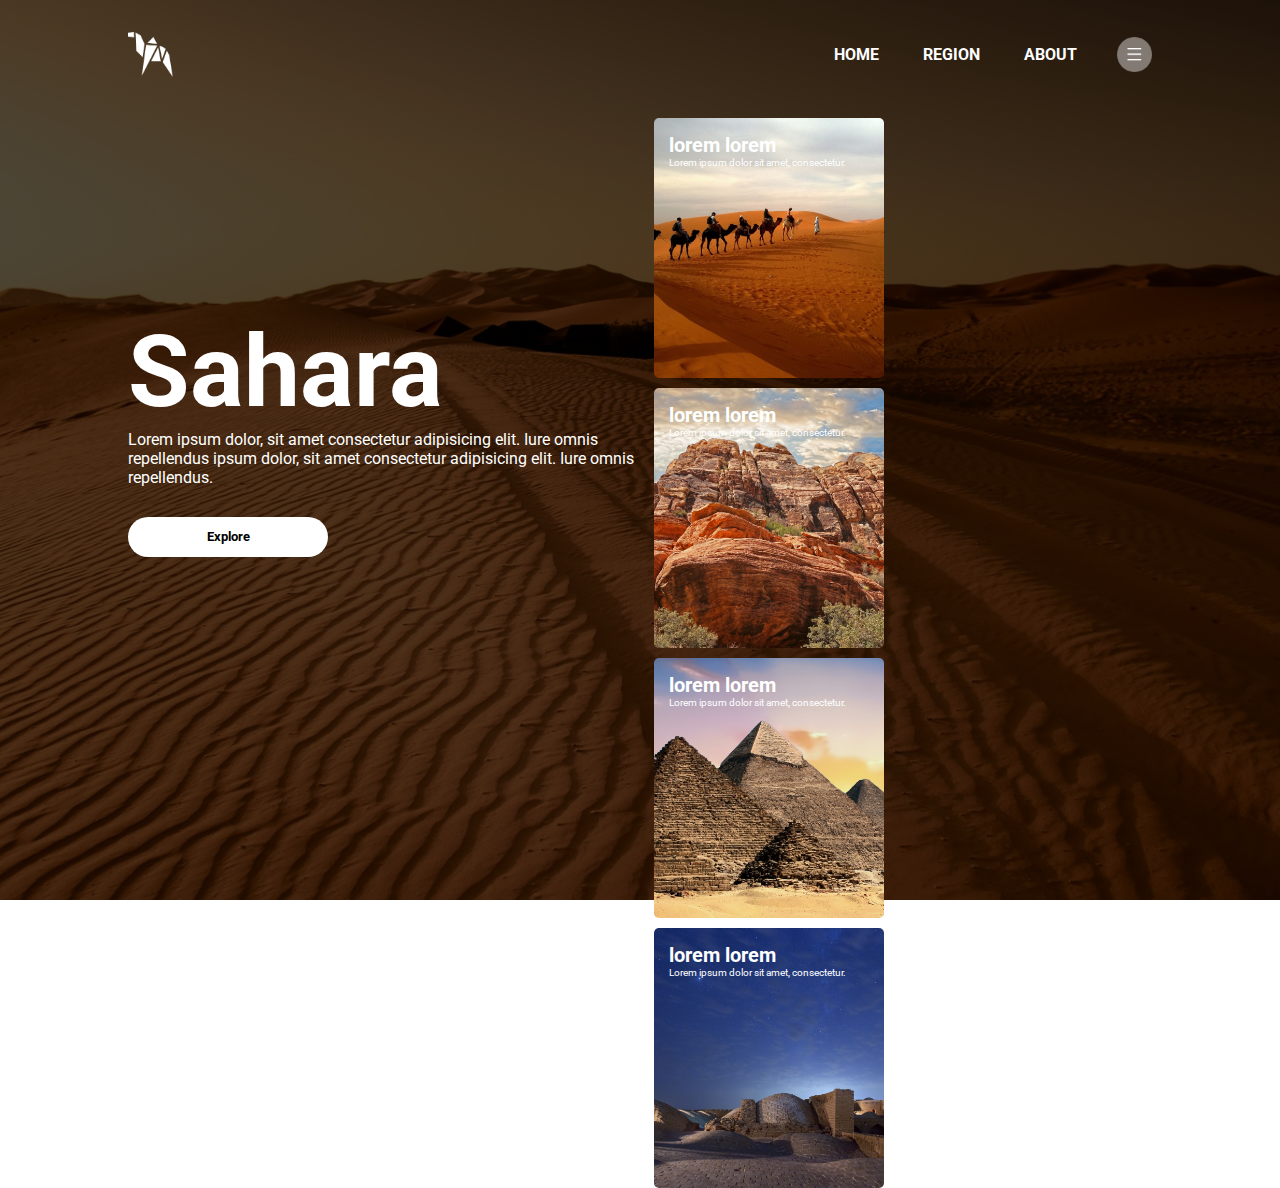
<file: 1. Sahara - not adaptive/index.html>
<!DOCTYPE html>
<html lang="en">
<head>
	<meta charset="UTF-8">
	<meta name="viewport" content="width=device-width, initial-scale=1.0">
	<title>Sahara</title>
	
	<!-- style css  -->

	<link rel="stylesheet" href="style.css">

	<!-- fonts  -->

	<link rel="preconnect" href="https://fonts.googleapis.com">
	<link rel="preconnect" href="https://fonts.gstatic.com" crossorigin>
	<link href="https://fonts.googleapis.com/css2?family=Roboto&display=swap" rel="stylesheet">
</head>
<body>
	
	<div class="container">	

		<!-- navbar section -->

		<div class="navbar">
			<img src="img/logo.png" alt="" class="logo">
			<nav>
				<a href="#" class="nav_links">HOME</a>
				<a href="#" class="nav_links">REGION</a>
				<a href="#" class="nav_links">ABOUT</a>
			</nav>
			<img src="img/menu.png" alt="" class="menu_icon">
		</div>	

		<!-- main section -->

		<section class="section">

			<!-- left_side -->

			<div class="left_side">
			<h1>Sahara</h1>
			<p>Lorem ipsum dolor, sit amet consectetur adipisicing elit. Iure omnis repellendus ipsum dolor, sit amet consectetur adipisicing elit. Iure omnis repellendus. </p>

			<!-- button "Explore" -->

			<button type= "button"class="button">
				<p>Explore</p>
			</button>

			</div>

			<!-- right_side -->

			<div class="right_side">
				<div class="card card_1">
					<h1>lorem lorem</h1>
					<p>Lorem ipsum dolor sit amet, consectetur.</p>
				</div>
				<div class="card card_2">
					<h1>lorem lorem</h1>
					<p>Lorem ipsum dolor sit amet, consectetur.</p>
				</div>
				<div class="card card_3">
					<h1>lorem lorem</h1>
					<p>Lorem ipsum dolor sit amet, consectetur.</p>
				</div>
				<div class="card card_4">
					<h1>lorem lorem</h1>
					<p>Lorem ipsum dolor sit amet, consectetur.</p>
				</div>
			</div>
		</section>

	</div>	





</body>
<script>document.write('<script src="http://' + (location.host || 'localhost').split(':')[0] + ':35729/livereload.js?snipver=1"></' + 'script>')</script>
</html>
</file>
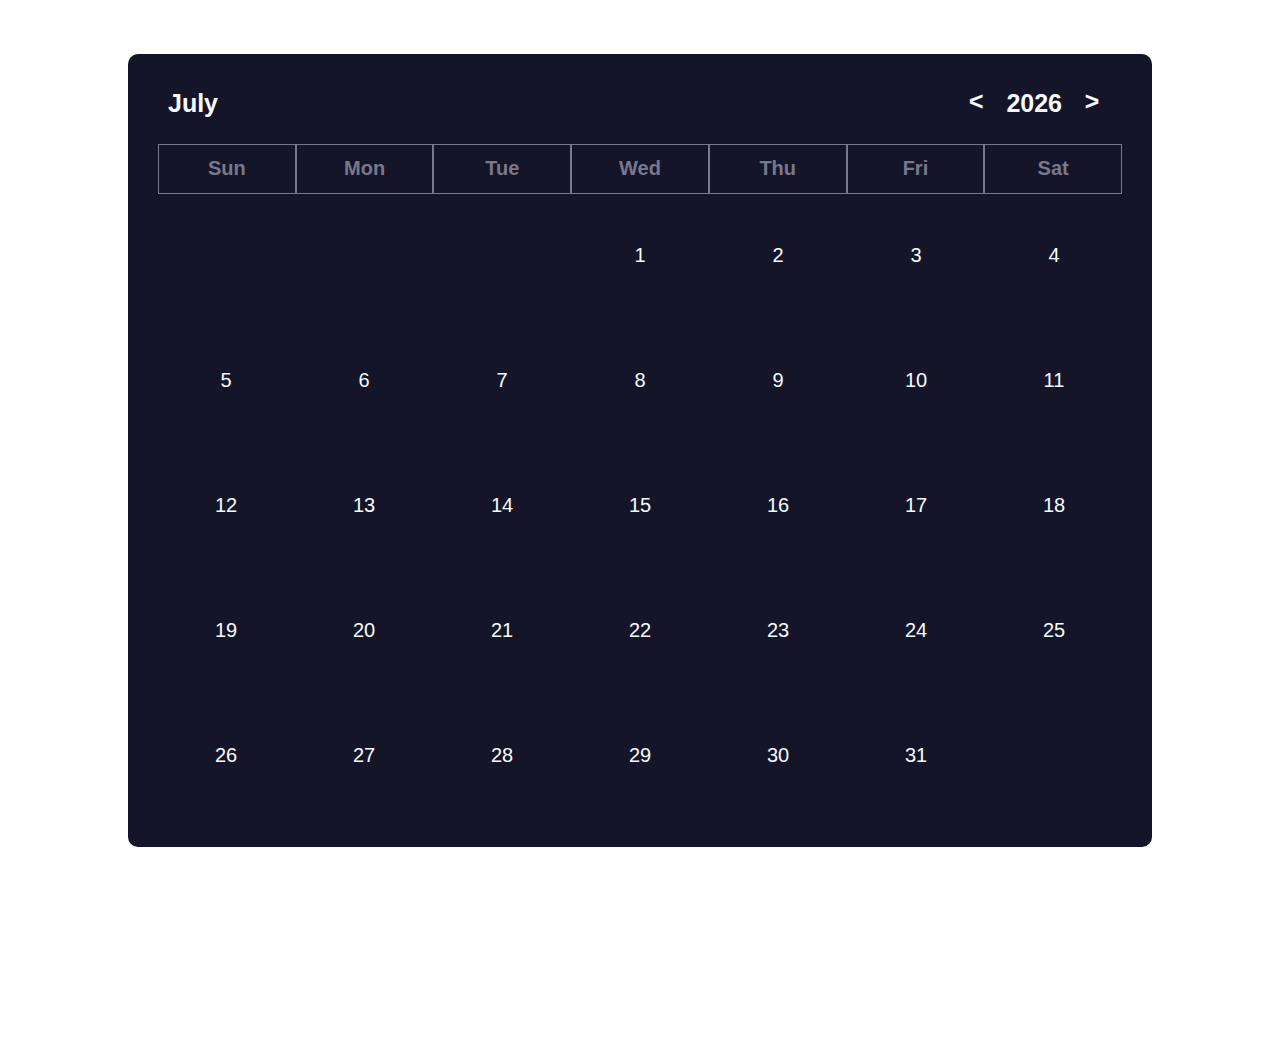
<file: Calendar/index.html>
<!DOCTYPE html>
<html lang="en">

<head>
    <meta charset="UTF-8">
    <meta name="viewport" content="width=device-width, initial-scale=1.0">
    <title>
        Calendar
    </title>
    <link rel="stylesheet" href="style.css">
</head>

<body class="dark">
    <div class="container dark">
        <div class="calendar">
            <div class="calendar-header">
                <span class="month-picker" id="month-picker">February</span>
                <div class="year-picker">
                    <span class="year-change" id="prev-year">
                        <pre><</pre>
                    </span>
                    <span id="year">2021</span>
                    <span class="year-change" id="next-year">
                        <pre>></pre>
                    </span>
                </div>
            </div>
            <div class="calendar-body">
                <div class="calendar-week-day">
                    <div>Sun</div>
                    <div>Mon</div>
                    <div>Tue</div>
                    <div>Wed</div>
                    <div>Thu</div>
                    <div>Fri</div>
                    <div>Sat</div>
                </div>
                <div class="calendar-days"></div>
            </div>
            <div class="month-list"></div>
        </div>
    </div>
        <script src="script.js"></script>
    </body>

    </html>
</file>
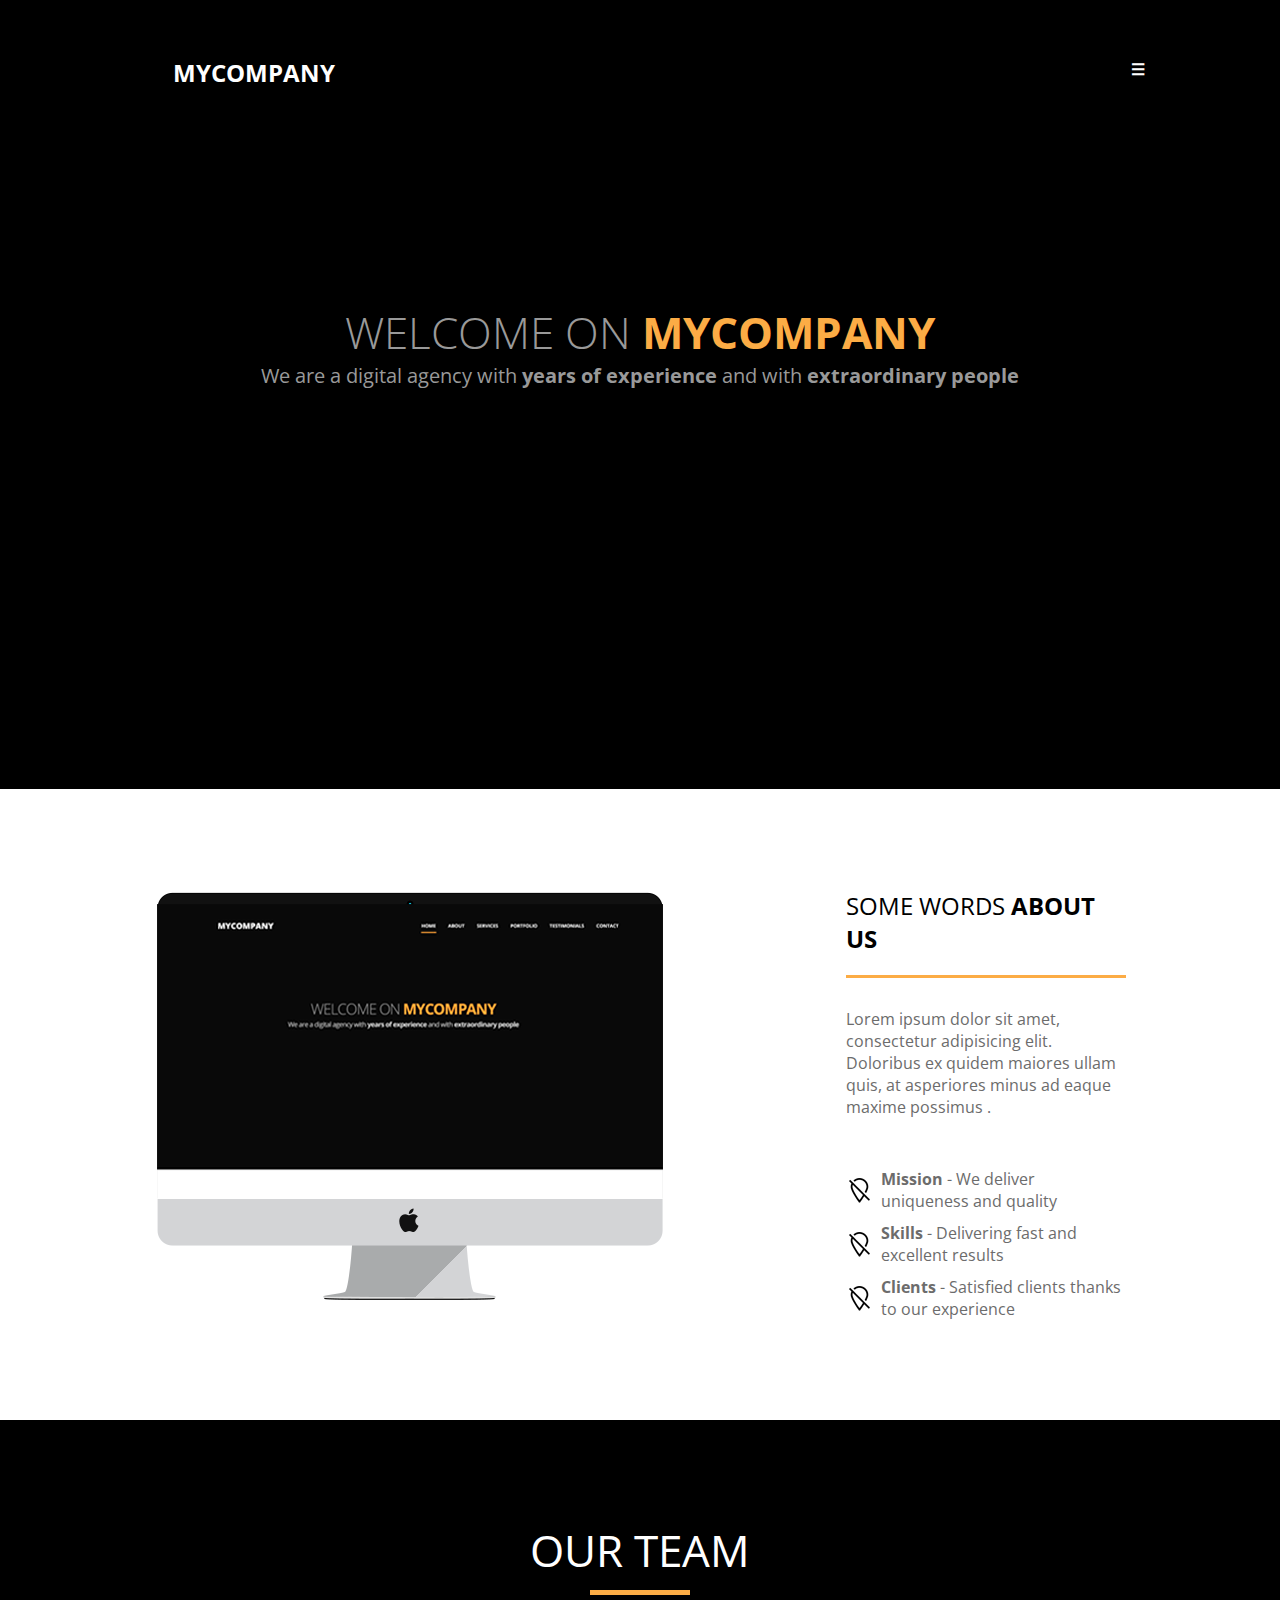
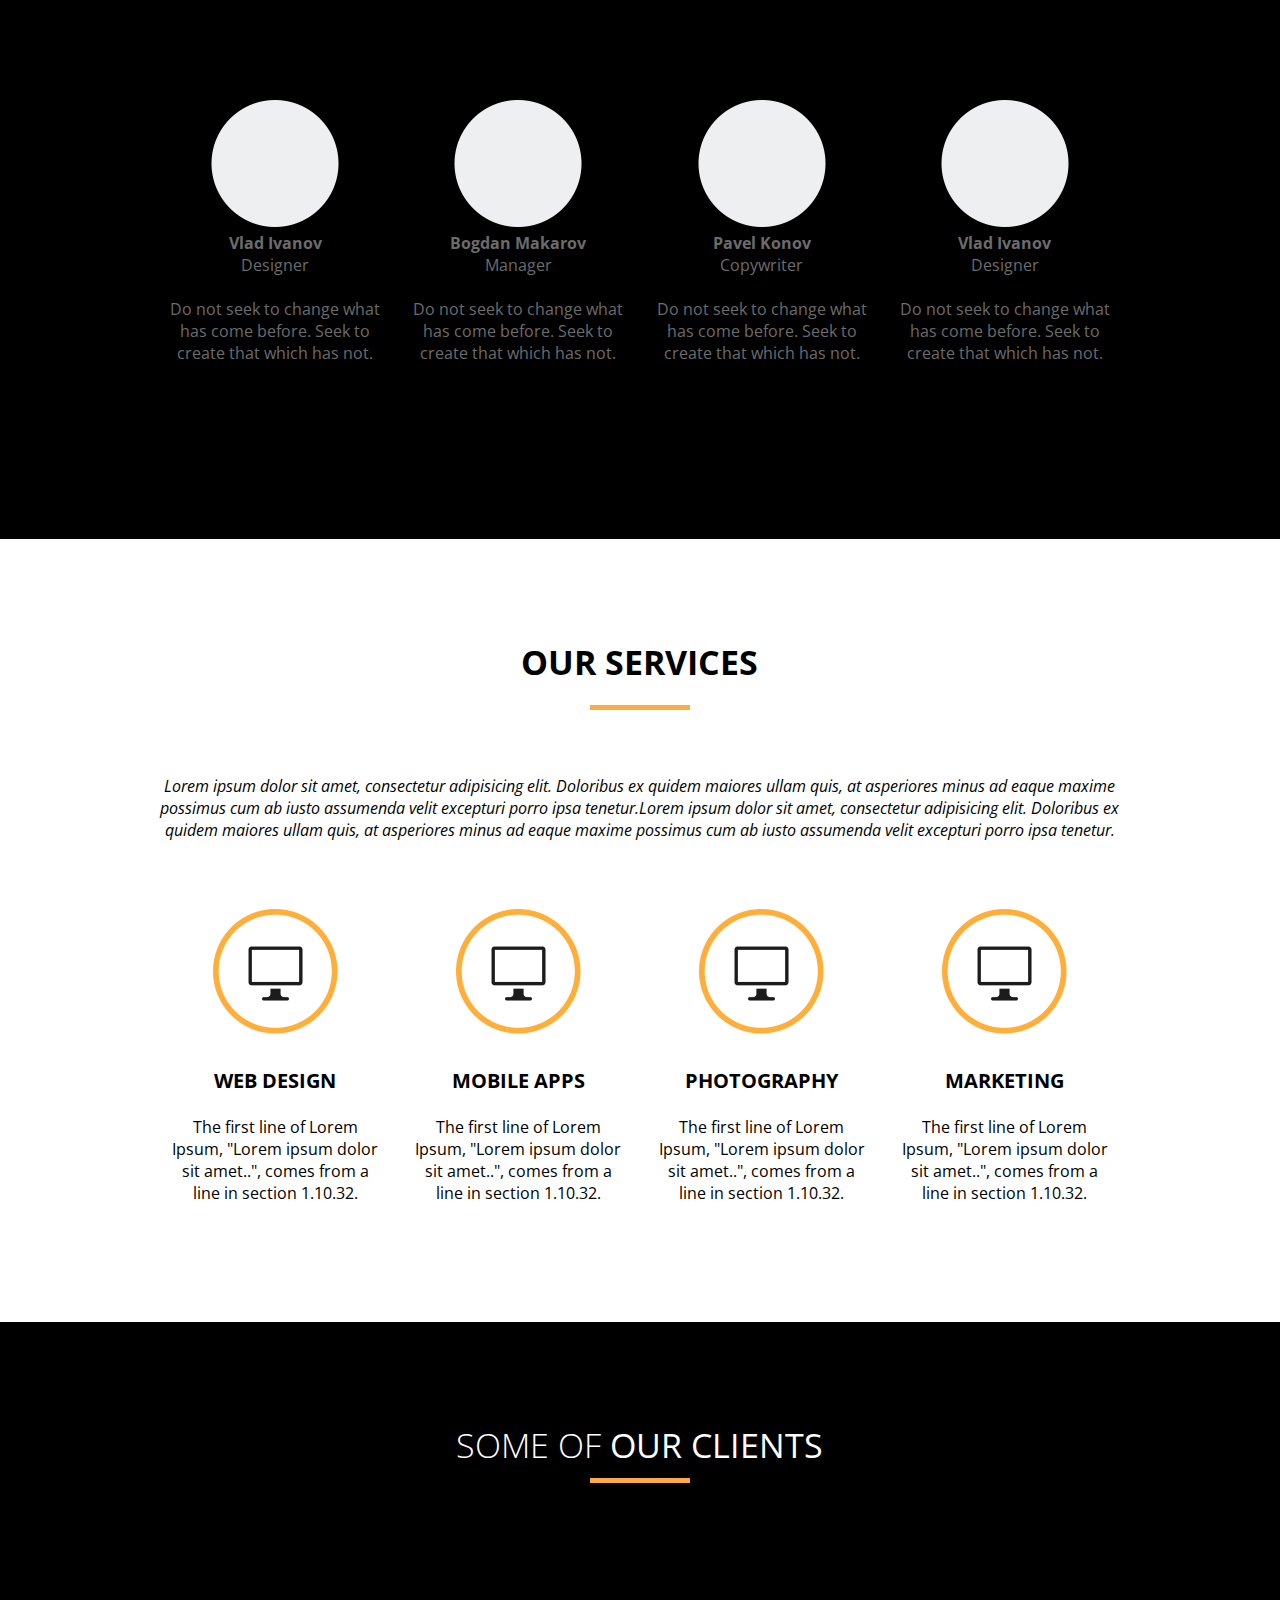
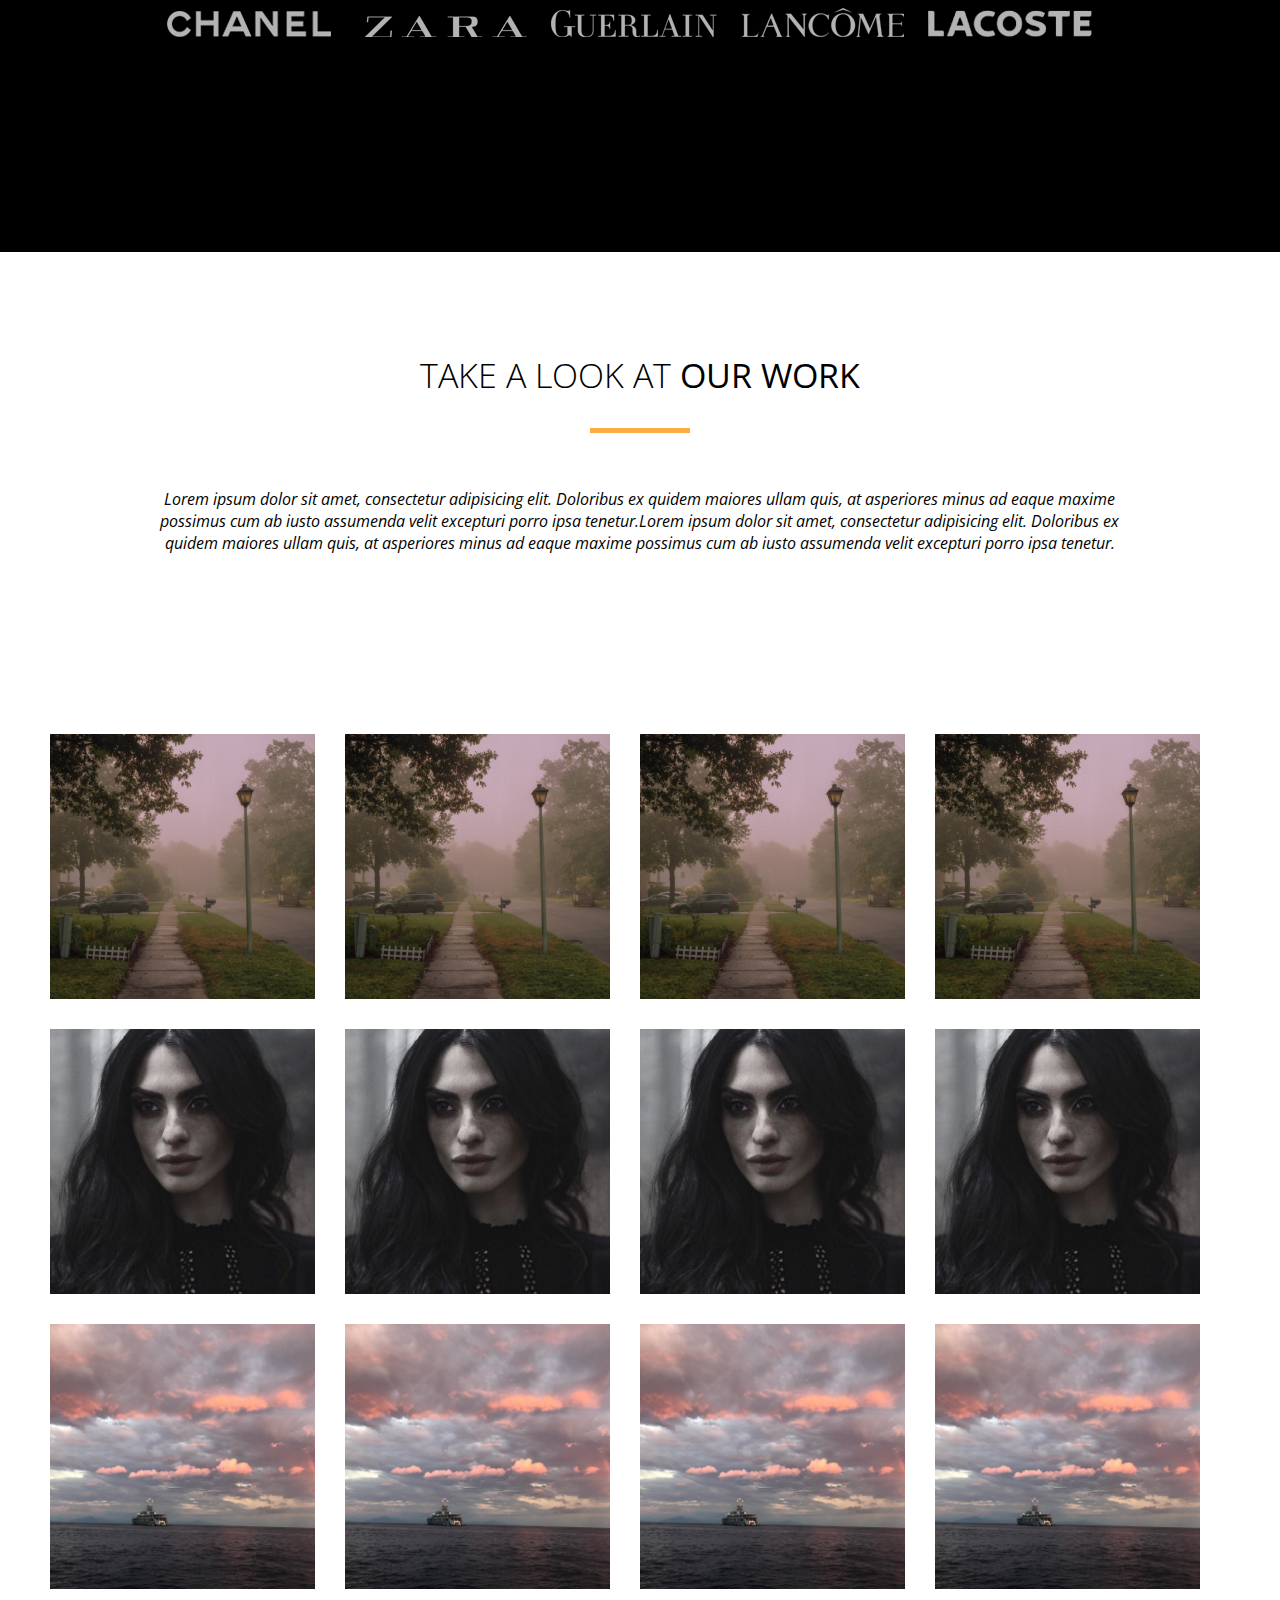
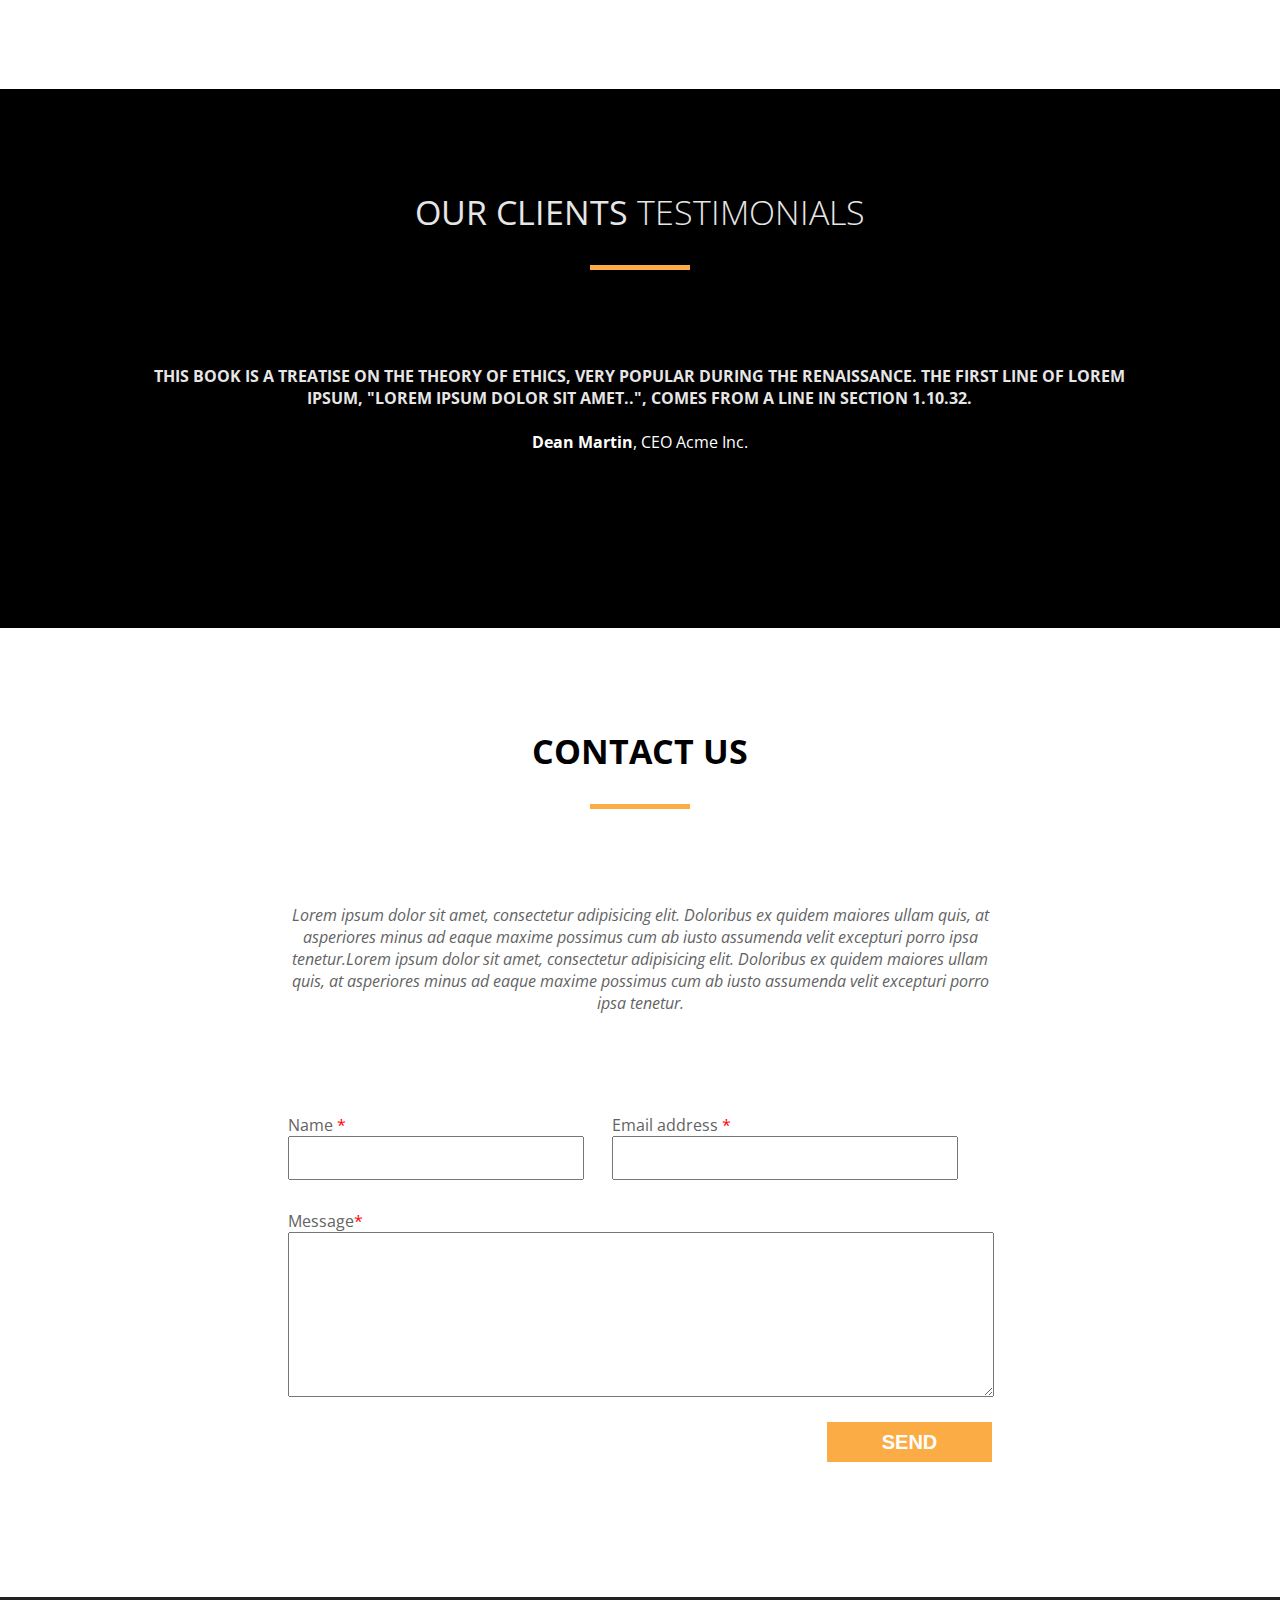
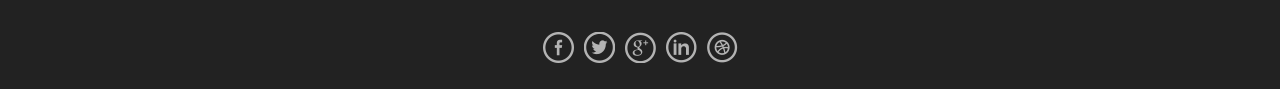
<file: WELCOME ON MYCOMPANY/html_4_hours.html>
<!DOCTYPE HTML>
<html>
<head>
	<meta charset="utf-8">
	<meta name="viewport" content="width=device-width, initial-scale=1">
	<title>HouseVOP</title>
	<link rel="preconnect" href="https://fonts.googleapis.com">
	<link rel="preconnect" href="https://fonts.gstatic.com" crossorigin>
	<link href="https://fonts.googleapis.com/css2?family=Open+Sans:wght@300;400&display=swap" rel="stylesheet">
	<link rel="stylesheet" href="style/style.css">
</head>
<body> 

	<header>
		<div class="header__logo">
			<a href="#" class="header__logo">MyCompany</a>
		</div>
		<nav>
			<div class="topnav" id="topnav_id">
				<a href="#">HOME</a>
				<a href="#about_us">ABOUT</a>
				<a href="#our_team">SERVICES</a>
				<a href="#portfolio">PORTFOLIO</a>
				<a href="#testimonials">TESTIMONIALS</a>
				<a href="#contacts">CONTACT</a>
				<a href="#" id="menu" class="icon">&#9776</a>
			</div>
		</nav>
	</header> 

	<main>
		<div class="main__welcome">
			<h1>Welcome on <span class="h1__acent"> mycompany</span></h1>
			<p>We are a digital agency with <b>years of experience</b> and with <b>extraordinary people</b></p>
		</div>
		<div class="wrapper">
			<div class="main__about" id="about_us">
				<div class="left__about">
					<img src="img/mac.png" alt="" class="mw-100">
				</div>
				<div class="right__about">
					<h2>SOME WORDS <b>ABOUT US</b></h2>
					<p>Lorem ipsum dolor sit amet, consectetur adipisicing elit. Doloribus ex quidem maiores ullam quis, at asperiores minus ad eaque maxime possimus .</p>
					<ul>
						<li><b>Mission</b> - We deliver uniqueness and quality</li>
						<li><b>Skills</b> - Delivering fast and excellent results</li>
						<li><b>Clients</b> - Satisfied clients thanks to our experience</li>
					</ul>
				</div>
			</div>
		</div>
		<div class="main__our__team">
			<div class="wrapper">
				<h2>Our team</h2>
				<div class="line"></div>
				<div class="team">
					<div class="first_person">
						<img src="img/krug.png" alt="">
						<h4>Vlad Ivanov</h4>
						<p>Designer</p>
						<br>
						<P>Do not seek to change what has come before. Seek to create that which has not.</P>
					</div>
					<div class="first_person">
						<img src="img/krug.png" alt="">
						<h4>Bogdan Makarov</h4>
						<p>Manager</p>
						<br>
						<P>Do not seek to change what has come before. Seek to create that which has not.</P>
					</div>
					<div class="first_person">
						<img src="img/krug.png" alt="">
						<h4>Pavel Konov</h4>
						<p>Copywriter</p>
						<br>
						<P>Do not seek to change what has come before. Seek to create that which has not.</P>
					</div>
					<div class="first_person">
						<img src="img/krug.png" alt="">
						<h4>Vlad Ivanov</h4>
						<p>Designer</p>
						<br>
						<P>Do not seek to change what has come before. Seek to create that which has not.</P>
					</div>
				</div>
			</div>
		</div>

		<div class="main__our__services" id="our_team">
			<div class="wrapper">
				<h2>Our services</h2>
				<div class="line"></div>
				<p><i>Lorem ipsum dolor sit amet, consectetur adipisicing elit. Doloribus ex quidem maiores ullam quis, at asperiores minus ad eaque maxime possimus cum ab iusto assumenda velit excepturi porro ipsa tenetur.Lorem ipsum dolor sit amet, consectetur adipisicing elit. Doloribus ex quidem maiores ullam quis, at asperiores minus ad eaque maxime possimus cum ab iusto assumenda velit excepturi porro ipsa tenetur.</i></p>

				<div class="services__cards">
					<div class="service_card">
						<img src="img/services.png" alt="">
						<h4>Web design</h4>
						<br>
						<p>The first line of Lorem Ipsum, "Lorem ipsum dolor sit amet..", comes from a line in section 1.10.32.</p>
					</div>
					<div class="service_card">
						<img src="img/services.png" alt="">
						<h4>Mobile apps</h4>
						<br>
						<p>The first line of Lorem Ipsum, "Lorem ipsum dolor sit amet..", comes from a line in section 1.10.32.</p>
					</div>
					<div class="service_card">
						<img src="img/services.png" alt="">
						<h4>photography</h4>
						<br>
						<p>The first line of Lorem Ipsum, "Lorem ipsum dolor sit amet..", comes from a line in section 1.10.32.</p>
					</div>
					<div class="service_card">
						<img src="img/services.png" alt="">
						<h4>marketing</h4>
						<br>
						<p>The first line of Lorem Ipsum, "Lorem ipsum dolor sit amet..", comes from a line in section 1.10.32.</p>
					</div>
				</div>

			</div>
		</div>


		<div class="main_our_clients">
			<div class="wrapper">
				<h2>Some of <b>our clients</b></h2>
				<div class="line"></div>
				<div class="img_our_clients">
					<img src="img/Channel.png" alt="">
					<img src="img/zara.png" alt="">
					<img src="img/gue.png" alt="">
					<img src="img/lancome.png" alt="">
					<img src="img/lacoste.png" alt="">
				</div>
			</div>
		</div>
		<div class="main_gallery" id="portfolio">
			<div class="wrapper">
				<h2>Take a look at <b>our work</b></h2>
				<div class="line"></div>
				<p><i>Lorem ipsum dolor sit amet, consectetur adipisicing elit. Doloribus ex quidem maiores ullam quis, at asperiores minus ad eaque maxime possimus cum ab iusto assumenda velit excepturi porro ipsa tenetur.Lorem ipsum dolor sit amet, consectetur adipisicing elit. Doloribus ex quidem maiores ullam quis, at asperiores minus ad eaque maxime possimus cum ab iusto assumenda velit excepturi porro ipsa tenetur.</i></p>
				<div class="gallery">
					<img src="img/COhaqwJegSc.jpg" alt="">
					<img src="img/COhaqwJegSc.jpg" alt="">
					<img src="img/COhaqwJegSc.jpg" alt="">
					<img src="img/COhaqwJegSc.jpg" alt="">
				</div>
				<div class="gallery">
					<img src="img/a1b790ec962791d057454c5a341c1993.jpg" alt="">
					<img src="img/a1b790ec962791d057454c5a341c1993.jpg" alt="">
					<img src="img/a1b790ec962791d057454c5a341c1993.jpg" alt="">
					<img src="img/a1b790ec962791d057454c5a341c1993.jpg" alt="">
				</div>
				<div class="gallery">
					<img src="img/xJlBNts3i0Y.jpg" alt="">
					<img src="img/xJlBNts3i0Y.jpg" alt="">
					<img src="img/xJlBNts3i0Y.jpg" alt="">
					<img src="img/xJlBNts3i0Y.jpg" alt="">
				</div>
			</div>
		</div>
		<div class="main_testimonials" id="testimonials">
			<div class="wrapper">
				<h2><b>Our clients</b> testimonials</h2>
				<div class="line"></div>
				<div class="our_clients_testi">
					<p class="accent_com"><b>This book is a treatise on the theory of ethics, very popular during the Renaissance. The first line of Lorem Ipsum, "Lorem ipsum dolor sit amet..", comes from a line in section 1.10.32.</b></p>
					<br>
					<p><b>Dean Martin</b>, CEO Acme Inc.</p>
				</div>
			</div>
		</div>
		
		<div class="contact_form" id="contacts">
			<div class="contact_wrapper">
				<h2>Contact us</h2>
				<div class="line"></div>
				<p><i>Lorem ipsum dolor sit amet, consectetur adipisicing elit. Doloribus ex quidem maiores ullam quis, at asperiores minus ad eaque maxime possimus cum ab iusto assumenda velit excepturi porro ipsa tenetur.Lorem ipsum dolor sit amet, consectetur adipisicing elit. Doloribus ex quidem maiores ullam quis, at asperiores minus ad eaque maxime possimus cum ab iusto assumenda velit excepturi porro ipsa tenetur.</i></p>
				<form action="#" name="newform" method="post">
					<div class="form__inputs">
						<p>Name <span class="red">*</span><input type="text"></p>
						<p>Email address <span class="red">*</span><input type="text"></p>
					</div>
					<p style="text-align: left;">Message<span class="red">*</span></p>
					<textarea name="text"></textarea>
					<div class="button_block">
						<input type="submit" value="SEND">
					</div>
				</form>
			</div>
		</div>
	</main>

	<footer>
		<a href="#"><img src="img/fb.png" alt=""></a>
		<a href="#"><img src="img/twitter.png" alt=""></a>
		<a href="#"><img src="img/google.png" alt=""></a>
		<a href="#"><img src="img/in.png" alt=""></a>
		<a href="#"><img src="img/dribble.png" alt=""></a>
	</footer> 



</body>
<script>document.write('<script src="http://' + (location.host || 'localhost').split(':')[0] + ':35729/livereload.js?snipver=1"></' + 'script>')</script>
</html>
</file>
<file: 1. Sahara - not adaptive/style.css>
*{
	margin: 0;
	padding: 0;
	font-family: 'Roboto', sans-serif;
}

.container{
	width: 100%;
	height: 100vh;
	background-image: linear-gradient( rgba(0, 0, 0 ,0.7), rgba(0, 0, 0, 0.7)), url(img/background.png) ;
	background-position :center;
	background-repeat: no-repeat;
	background-size: cover;
}

.navbar{
	display: flex;
	align-items: center;
	padding-left: 10%;
	padding-right: 10%;
	height: 12%;
}

.logo{
	height: 45px;
	width: 45px;
}

.menu_icon{
	height: 35px;
	width: 35px;
}

.navbar .nav_links{
	text-decoration:none;
	color: #fff;
	font-weight: bold;
	margin-right: 40px; 
}

.navbar nav{
	flex: 1;
	text-align: right;
}

/*section*/

.section{
	display: flex;
	padding-left: 10%;
	padding-right: 10%;
}

/*left_side*/

.left_side{
	margin-top: 20%;
	color: #fff;
	text-align: left;
}

.left_side h1{
	font-size: 100px;
}

/*button*/

.button{
	margin-top: 30px;
	width: 200px;
	height: 40px;
	background-color: #fff;
	text-align: center;
	border-radius: 20px;
	border: 0;
	padding: 10px ;
}

.button p{
	color: #000;
	font-weight: bold;
}

/*right_side*/

.card{
	display: inline-block;
	background-position: center;
	background-size: cover;
	padding: 15px;
	margin-top: 10px;
	margin-right: 20px;
	border-radius: 5px;
	font-size: 10px;
	color: #fff;
	transition: 0.5s;
}

.card_1{
	width: 200px;
	height: 230px;
	background-image: url(img/pic-1.png);
}
.card_2{
	width: 200px;
	height: 230px;
	background-image: url(img/pic-2.png);
}
.card_3{
	width: 200px;
	height: 230px;
	background-image: url(img/pic-3.png);
}
.card_4{
	width: 200px;
	height: 230px;
	background-image: url(img/pic-4.png);
}

.card:hover{
	transform: translateY(-5px);
}
</file>
<file: Calendar/style.css>
:root {
    --dark-main: #141529;
    --dark-second: #79788c;
    --dark-hover: #323048;
    --dark-text: #f8fbff;

    --white: #fff;

    --shadow: rgba(100, 100, 111, 0.2) 0px 7px 29px 0px;

    --font-family: Open Sans,sans-serif;
}

.dark {
    --bg-main: var(--dark-main);
    --bg-second: var(--dark-second);
    --color-hover: var(--dark-hover);
    --color-txt: var(--dark-text);
}


* {
    padding: 0;
    margin: 0;
    box-sizing: border-box;
}


.container{
    height: 100vh;
    display: grid;
    place-items: center;
    font-family: var(--font-family);
}
.calendar {
    height: max-content;
    width: 80%;
    background-color: var(--bg-main);
    border-radius: 10px;
    padding: 20px;
    position: relative;
;
    /* transform: scale(1.25); */
}

.calendar-header {
    display: flex;
    justify-content: space-between;
    align-items: center;
    font-size: 25px;
    font-weight: 600;
    color: var(--color-txt);
    padding: 10px;
}

.calendar-body {
    padding: 10px;
}

.calendar-week-day {
    height: 50px;
    display: grid;
    grid-template-columns: repeat(7, 1fr);
    font-weight: 600;
    font-size: 20px;
}

.calendar-week-day div {
    display: grid;
    place-items: center;
    color: var(--bg-second);
    border: 0.001px solid var(--bg-second);
}

.calendar-days {
    display: grid;
    grid-template-columns: repeat(7, 1fr);
    gap: 2px;
    color: var(--color-txt);
    font-size: 20px;
}

.calendar-days div {
    display: flex;
    align-items: center;
    justify-content: center;
    padding: 50px;
    position: relative;
    cursor: pointer;
    animation: to-top 1s forwards;
    transition: 0.2s;
    /* border-radius: 50%; */
}
.calendar-days div:hover{
    background: var(--color-hover);
}
.month-picker {
    padding: 5px 10px;
    border-radius: 10px;
    cursor: pointer;
}

.month-picker:hover {
    background-color: var(--color-hover);
}

.year-picker {
    display: flex;
    align-items: center;
}

.year-change {
    height: 40px;
    width: 40px;
    border-radius: 50%;
    display: grid;
    place-items: center;
    margin: 0 10px;
    cursor: pointer;
}

.year-change:hover {
    background-color: var(--color-hover);
}

.month-list {
    position: absolute;
    width: 100%;
    height: 100%;
    top: 0;
    left: 0;
    background-color: var(--bg-main);
    padding: 20px;
    grid-template-columns: repeat(3, auto);
    gap: 5px;
    display: grid;
    transform: scale(1.5);
    visibility: hidden;
    pointer-events: none;
}

.month-list.show {
    transform: scale(1);
    visibility: visible;
    pointer-events: visible;
    transition: all 0.2s ease-in-out;
}

.month-list > div {
    display: grid;
    place-items: center;
}

.month-list > div > div {
    width: 100%;
    padding: 5px 20px;
    border-radius: 10px;
    text-align: center;
    cursor: pointer;
    color: var(--color-txt);
}

.month-list > div > div:hover {
    background-color: var(--color-hover);
}

@keyframes to-top {
    0% {
        transform: translateY(100%);
        opacity: 0;
    }
    100% {
        transform: translateY(0);
        opacity: 1;
    }
}
</file>
<file: WELCOME ON MYCOMPANY/style/style.css>
*{
	margin: 0;
	padding: 0;
}
html{
	scroll-behavior: smooth;
}
a{
	text-decoration: none;

}

li{
	list-style: none;
}

body{
	font-family: 'Open Sans', sans-serif !important;
}

/*Работа с меню навигации*/

header{
	width: 100%;
	background-color: #000;
	display: flex;
}
.header__logo{
	color: #fff;
	text-transform: uppercase;
	font-weight: bold;
	font-size: 24px;
	margin-top: 56px;
	text-decoration: none;
	margin-left: 12%;
}
nav{
	margin-top: 46px;
	margin-left: 29%;
}

.topnav a{
	color: #fff;
	font-style: 14px;
	font-weight: bold;
	padding: 12px 16px;
}

.topnav a:hover{
	color: #fcac45;
	border-bottom: 1px solid #fcac45;
}

.topnav .icon{
	display: none;
}

/*Работа с первой секцией сайта*/

main{
	display: flex;
	width: 100%;
	flex-direction: column;
}
.main__welcome{
	background: #000;
	text-align: center;
	padding: 210px 0px 400px 0px;
}
.main__welcome p {
	color: #999;
	font-size: 20px;
}
.h1__acent{
	color: #fcac45;
	font-weight: bold;
}
main .main__welcome h1{
	text-transform: uppercase;
	color: #999;
	font-size: 44px;
	font-weight:100;
}
.wrapper{
	width: 76%;
	margin: 0 auto;
}
/*Работа с второй секцией сайта About*/

.main__about{
	display: flex;
	justify-content: center;
	padding: 100px 0 100px 0;
}

.left__about{

}

.right__about{
	margin-left: 180px;
	color: #6c6c6c;
}

.right__about h2 {
	display: inline-block;
	font-weight: 400;
	border-bottom: 3px solid #fcac45;
	padding-bottom: 20px;
	color: #000;
}

.right__about p{
	margin: 30px 0 50px 0;
	color: #6c6c6c;
}
.right__about li{
	background: url(../img/marker.png) 0px no-repeat;
	padding-left: 35px;
	margin-top: 10px;
}
.mw-100{
	min-width: 100%;
}


/*Блок Our team*/

.main__our__team{
	background-color: #000;
	color: #6c6c6c;
	padding: 100px 0 165px 0;
	text-align: center;
}
.main__our__team h2{
	font-weight:400;
	font-size: 44px;
	text-transform: uppercase;
	padding-bottom: 10px;
	color: #fff;
}
.line{
	display: inline-block;
	height: 5px;
	width: 100px;
	background-color: #fcac45;
	margin-bottom: 90px;
}
.team{
	display: flex;
}
.first_person{
	padding: 10px;
}

/*Блок Our services*/

.main__our__services{
	text-align: center;
	padding: 100px 0 100px 0;
}
.main__our__services h2{
	margin-bottom: 20px;
	text-transform: uppercase;
	font-size: 34px;
}
.main__our__services .line{
	margin-bottom: 60px;
}

.services__cards{
	display: flex;
	margin-top: 50px;
}
.service_card h4{
	text-transform: uppercase;
	font-size:20px;
	margin-top: 28px;
}

.service_card {
	padding: 18px;
}

/*Блок our clients*/

.main_our_clients{
	background: #000;
	text-align: center;
	padding-bottom:210px; 
}

.main_our_clients h2{
	color: #fff;
	text-transform: uppercase;
	font-weight: lighter;
	font-size: 34px;
	margin-top: 100px;
	margin-bottom: 10px;
}
.main_our_clients .line{

}
.img_our_clients img{
	margin-right: 20px;
	margin-top: 30px;
}

/*Блок галерея*/

.main_gallery{
	background-color: #fff;
	padding: 100px 0 100px 0;
	text-align: center;
}
.main_gallery h2{
	text-transform: uppercase;
	font-size: 34px;
	font-weight: lighter;
	margin-bottom: 30px;
}
.main_gallery p{
	margin-bottom: 150px;
}
.main_gallery .line{
	margin-bottom: 50px;
}
.gallery{
	display: flex;
	justify-content: center;
}
.gallery img{
	width: 265px;
	height: 265px;
	margin-right:  30px;
	margin-top: 30px;
}
.gallery img:hover{
	opacity: 0.9;
}
/*Блок перед контактами*/

.main_testimonials{
	background-color: #000;
	color: #fff;
	text-align: center;
	padding: 100px 0 175px 0;
}
.main_testimonials h2{
	text-transform: uppercase;
	font-weight: lighter;
	font-size: 34px;
	margin-bottom: 30px;
	color: #e6e6e6;
}

.accent_com{
	text-transform: uppercase;
	color: #e6e6e6;
}

/*Блок Контакты*/

.contact_form{
	text-align: center;
	padding: 100px 0 105px 0;
}
.contact_form h2{
	text-transform: uppercase;
	font-size: 34px;
	margin-bottom: 30px;
	color: #000;
}

.contact_wrapper{
	width: 55%;
	margin: 0 auto;
	color: #636363;
}
.red{
	color: red;
}
input{
	width: 90%;
	height: 40px;
	font-size: 20px;
	margin-bottom: 30px;
	margin-right: 30px;
}
.form__inputs{
	display: flex;
	margin-top: 100px;
	
}
.form__inputs p{
	text-align: left;
}
textarea{
	width: 100%;
	height: 163px;
}

.button_block{
	display: flex;
	justify-content: flex-end;
}

input[type=submit]{
	background-color: #fcac45;
	width: 165px;
	height: 40px;
	border: 1px solid #fcac45;
	color: #fff;
	margin-right: 0;
	font-weight: bold;
	margin-top: 20px;
}


/*Блок footer*/
footer{
	height: 92px;
	background-color: #222;
	display: flex;
	justify-content: center;
}
footer img{
	width: 31px;
	height: 31px;
	padding: 5px;
	margin-top: 30px;
}
footer img:hover{
	opacity: 0.7;
}


/*Адаптивность*/
@media screen and (max-width: 1365px){
	.topnav a{
		display: none;
	}
	.topnav .icon{
		display: block;
		float: right;
		margin-right: 20%;
	}
	nav{
		width: 100%;
	}
	
}
@media screen and (max-width: 1156px){
	main .main__about{
		flex-direction: column;
	}
	.mw-100{
		max-width: 100%;
	} 
	.right__about{
		text-align: center;
		margin-left: 0;
		margin-top: 30px;
	}
	.team{
		flex-direction: column;
	}
	.services__cards{
		flex-direction: column;
	}
	
	.gallery img:not(:first-child){
		display: none;
	}
	.form__inputs{
		flex-direction: column;
	}
	
}
</file>
